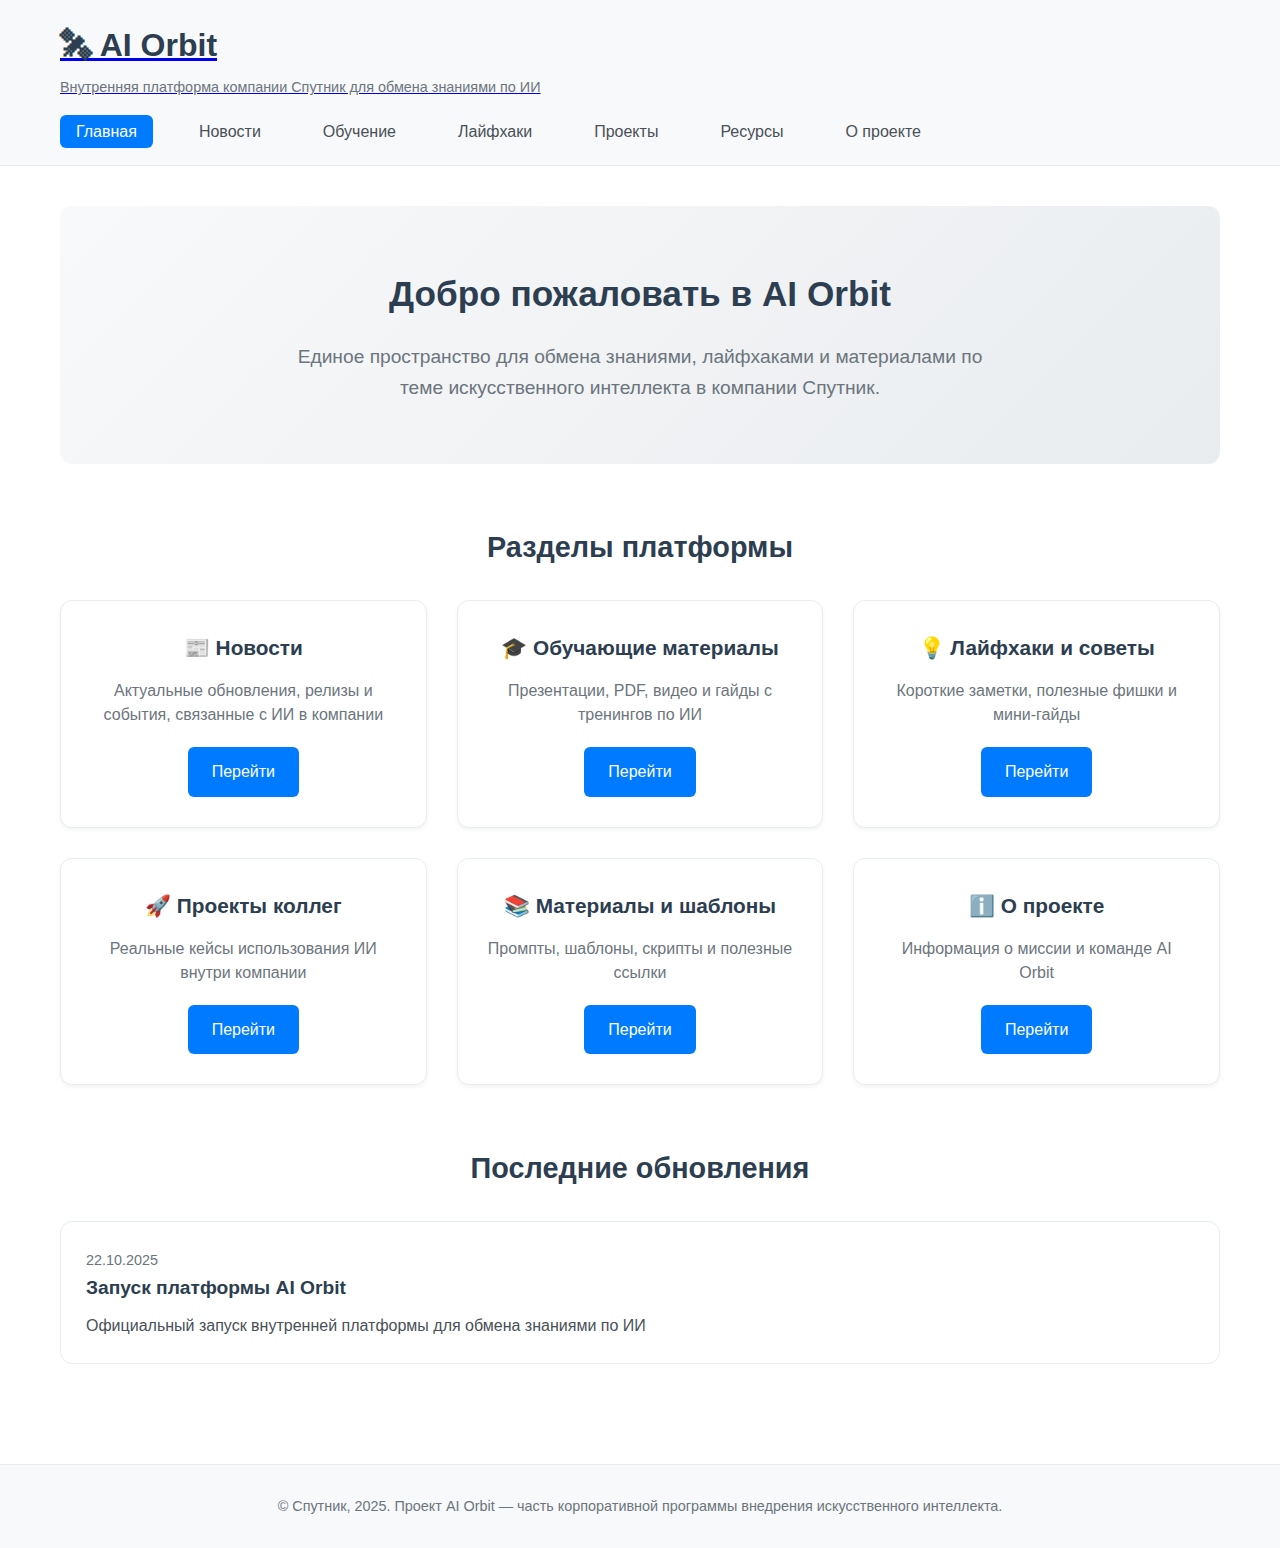
<file: index.html>
<!DOCTYPE html>
<html lang="ru">
<head>
    <meta charset="UTF-8">
    <meta name="viewport" content="width=device-width, initial-scale=1.0">
    <title>AI Orbit - Внутренняя платформа ИИ</title>
    <link rel="stylesheet" href="styles/main.css">
</head>
<body>
    <header class="header">
        <div class="container">
            <div class="logo">
                <a href="index.html" class="logo-link">
                    <h1>🛰 AI Orbit</h1>
                    <p class="tagline">Внутренняя платформа компании Спутник для обмена знаниями по ИИ</p>
                </a>
            </div>
            <nav class="navigation">
                <ul>
                    <li><a href="index.html" class="active">Главная</a></li>
                    <li><a href="news/index.html">Новости</a></li>
                    <li><a href="training/index.html">Обучение</a></li>
                    <li><a href="hacks/index.html">Лайфхаки</a></li>
                    <li><a href="projects/index.html">Проекты</a></li>
                    <li><a href="resources/index.html">Ресурсы</a></li>
                    <li><a href="about/index.html">О проекте</a></li>
                </ul>
            </nav>
        </div>
    </header>

    <main class="main">
        <div class="container">
            <section class="hero">
                <h2>Добро пожаловать в AI Orbit</h2>
                <p>Единое пространство для обмена знаниями, лайфхаками и материалами по теме искусственного интеллекта в компании Спутник.</p>
            </section>

            <section class="sections-overview">
                <h3>Разделы платформы</h3>
                <div class="sections-grid">
                    <div class="section-card">
                        <h4>📰 Новости</h4>
                        <p>Актуальные обновления, релизы и события, связанные с ИИ в компании</p>
                        <a href="news/index.html" class="btn">Перейти</a>
                    </div>
                    <div class="section-card">
                        <h4>🎓 Обучающие материалы</h4>
                        <p>Презентации, PDF, видео и гайды с тренингов по ИИ</p>
                        <a href="training/index.html" class="btn">Перейти</a>
                    </div>
                    <div class="section-card">
                        <h4>💡 Лайфхаки и советы</h4>
                        <p>Короткие заметки, полезные фишки и мини-гайды</p>
                        <a href="hacks/index.html" class="btn">Перейти</a>
                    </div>
                    <div class="section-card">
                        <h4>🚀 Проекты коллег</h4>
                        <p>Реальные кейсы использования ИИ внутри компании</p>
                        <a href="projects/index.html" class="btn">Перейти</a>
                    </div>
                    <div class="section-card">
                        <h4>📚 Материалы и шаблоны</h4>
                        <p>Промпты, шаблоны, скрипты и полезные ссылки</p>
                        <a href="resources/index.html" class="btn">Перейти</a>
                    </div>
                    <div class="section-card">
                        <h4>ℹ️ О проекте</h4>
                        <p>Информация о миссии и команде AI Orbit</p>
                        <a href="about/index.html" class="btn">Перейти</a>
                    </div>
                </div>
            </section>

            <section class="recent-updates">
                <h3>Последние обновления</h3>
                <div class="updates-list">
                    <div class="update-item">
                        <span class="date">22.10.2025</span>
                        <h4>Запуск платформы AI Orbit</h4>
                        <p>Официальный запуск внутренней платформы для обмена знаниями по ИИ</p>
                    </div>
                </div>
            </section>
        </div>
    </main>

    <footer class="footer">
        <div class="container">
            <p>&copy; Спутник, 2025. Проект AI Orbit — часть корпоративной программы внедрения искусственного интеллекта.</p>
        </div>
    </footer>
</body>
</html>
</file>
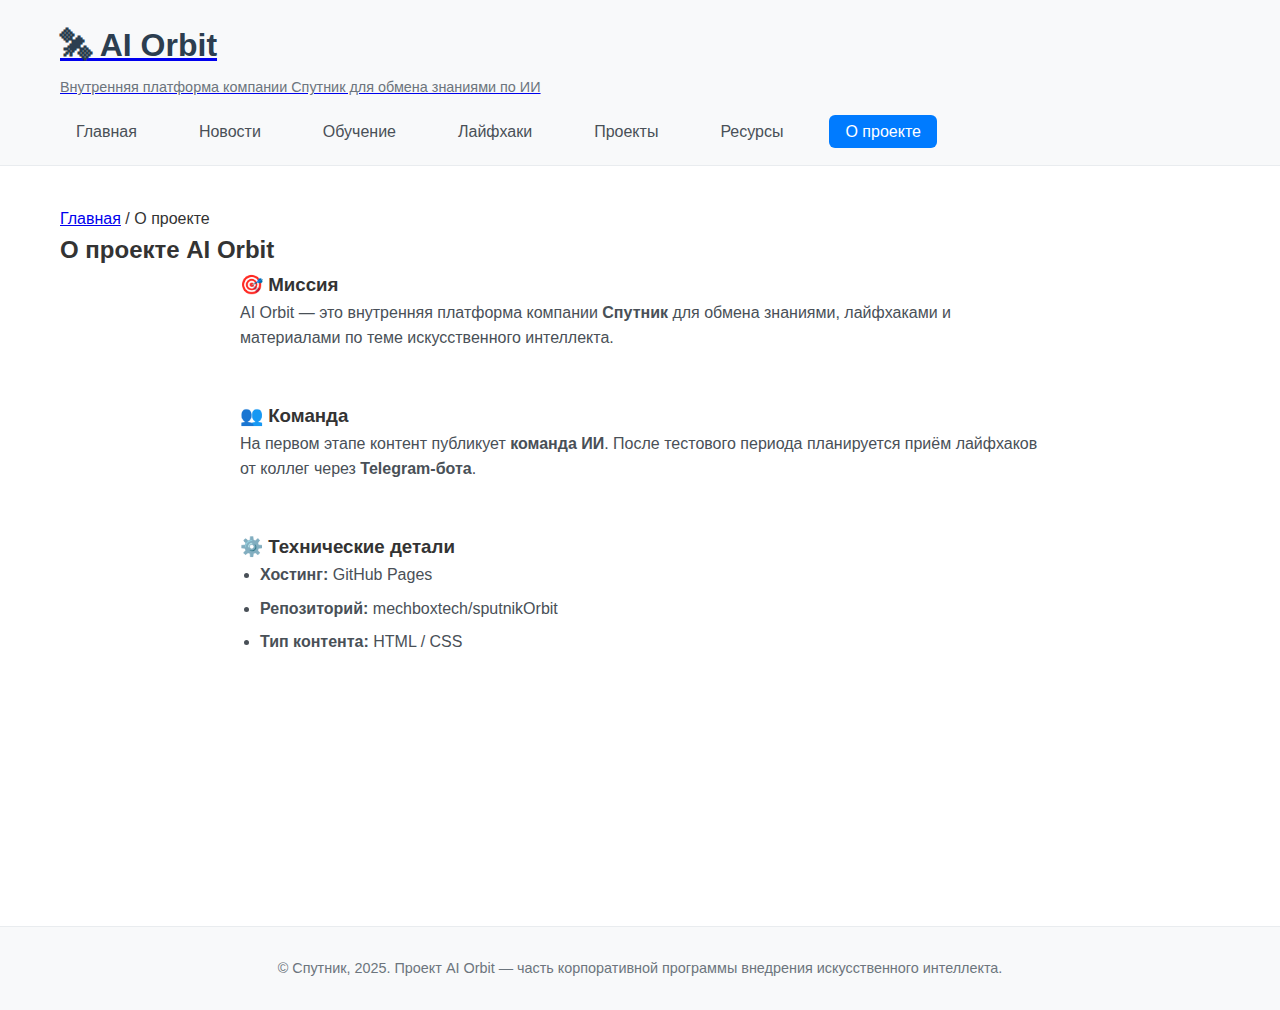
<file: about/index.html>
<!DOCTYPE html>
<html lang="ru">
<head>
    <meta charset="UTF-8">
    <meta name="viewport" content="width=device-width, initial-scale=1.0">
    <title>О проекте - AI Orbit</title>
    <link rel="stylesheet" href="../styles/main.css">
</head>
<body>
    <header class="header">
        <div class="container">
            <div class="logo">
                <a href="../index.html" class="logo-link">
                    <h1>🛰 AI Orbit</h1>
                    <p class="tagline">Внутренняя платформа компании Спутник для обмена знаниями по ИИ</p>
                </a>
            </div>
            <nav class="navigation">
                <ul>
                    <li><a href="../index.html">Главная</a></li>
                    <li><a href="../news/index.html">Новости</a></li>
                    <li><a href="../training/index.html">Обучение</a></li>
                    <li><a href="../hacks/index.html">Лайфхаки</a></li>
                    <li><a href="../projects/index.html">Проекты</a></li>
                    <li><a href="../resources/index.html">Ресурсы</a></li>
                    <li><a href="index.html" class="active">О проекте</a></li>
                </ul>
            </nav>
        </div>
    </header>

    <main class="main">
        <div class="container">
            <nav class="breadcrumbs">
                <a href="../index.html">Главная</a> / <span class="active">О проекте</span>
            </nav>
            
            <h2>О проекте AI Orbit</h2>
            
            <div class="about-content">
                <section class="about-section">
                    <h3>🎯 Миссия</h3>
                    <p>AI Orbit — это внутренняя платформа компании <strong>Спутник</strong> для обмена знаниями, лайфхаками и материалами по теме искусственного интеллекта.</p>
                </section>

                <section class="about-section">
                    <h3>👥 Команда</h3>
                    <p>На первом этапе контент публикует <strong>команда ИИ</strong>. После тестового периода планируется приём лайфхаков от коллег через <strong>Telegram-бота</strong>.</p>
                </section>

                <section class="about-section">
                    <h3>⚙️ Технические детали</h3>
                    <ul>
                        <li><strong>Хостинг:</strong> GitHub Pages</li>
                        <li><strong>Репозиторий:</strong> mechboxtech/sputnikOrbit</li>
                        <li><strong>Тип контента:</strong> HTML / CSS</li>
                    </ul>
                </section>
            </div>
        </div>
    </main>

    <footer class="footer">
        <div class="container">
            <p>&copy; Спутник, 2025. Проект AI Orbit — часть корпоративной программы внедрения искусственного интеллекта.</p>
        </div>
    </footer>
</body>
</html>
</file>
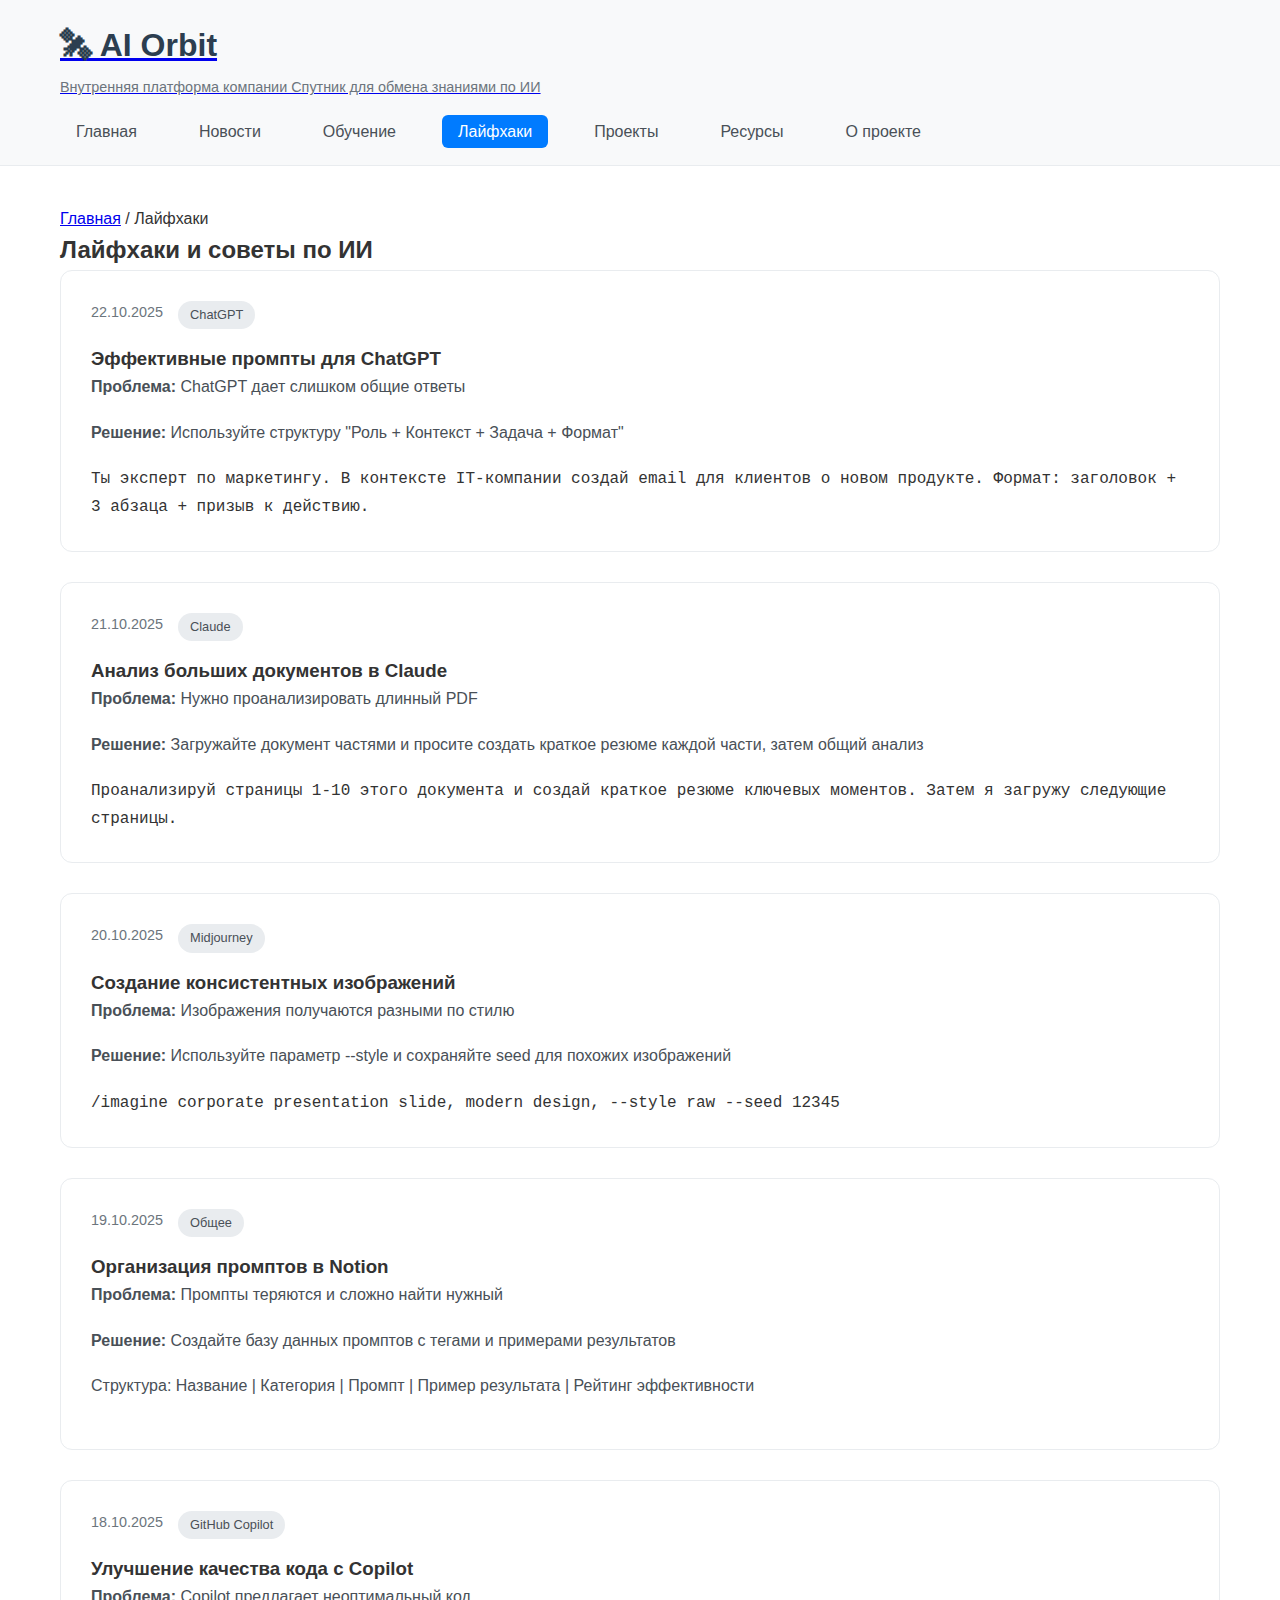
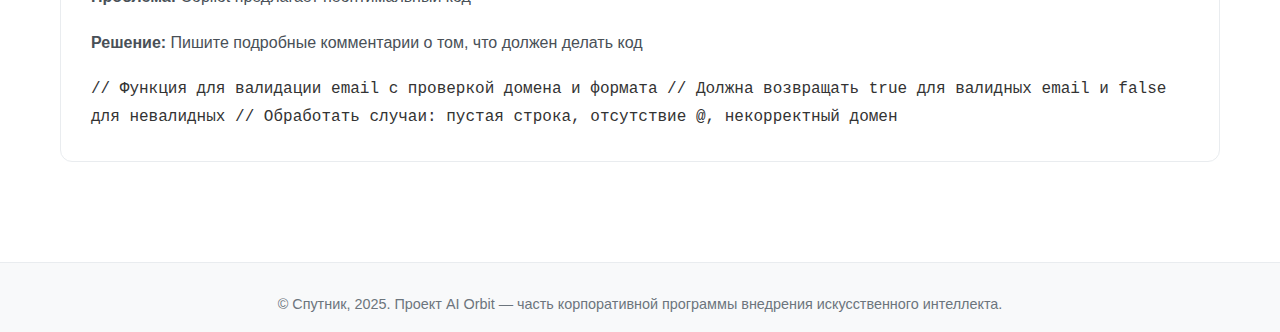
<file: hacks/index.html>
<!DOCTYPE html>
<html lang="ru">
<head>
    <meta charset="UTF-8">
    <meta name="viewport" content="width=device-width, initial-scale=1.0">
    <title>Лайфхаки - AI Orbit</title>
    <link rel="stylesheet" href="../styles/main.css">
</head>
<body>
    <header class="header">
        <div class="container">
            <div class="logo">
                <a href="../index.html" class="logo-link">
                    <h1>🛰 AI Orbit</h1>
                    <p class="tagline">Внутренняя платформа компании Спутник для обмена знаниями по ИИ</p>
                </a>
            </div>
            <nav class="navigation">
                <ul>
                    <li><a href="../index.html">Главная</a></li>
                    <li><a href="../news/index.html">Новости</a></li>
                    <li><a href="../training/index.html">Обучение</a></li>
                    <li><a href="index.html" class="active">Лайфхаки</a></li>
                    <li><a href="../projects/index.html">Проекты</a></li>
                    <li><a href="../resources/index.html">Ресурсы</a></li>
                    <li><a href="../about/index.html">О проекте</a></li>
                </ul>
            </nav>
        </div>
    </header>

    <main class="main">
        <div class="container">
            <nav class="breadcrumbs">
                <a href="../index.html">Главная</a> / <span class="active">Лайфхаки</span>
            </nav>
            
            <h2>Лайфхаки и советы по ИИ</h2>
            
            <div class="hacks-list">
                <article class="hack-item">
                    <div class="hack-meta">
                        <span class="date">22.10.2025</span>
                        <span class="category">ChatGPT</span>
                    </div>
                    <h3>Эффективные промпты для ChatGPT</h3>
                    <p><strong>Проблема:</strong> ChatGPT дает слишком общие ответы</p>
                    <p><strong>Решение:</strong> Используйте структуру "Роль + Контекст + Задача + Формат"</p>
                    <div class="hack-example">
                        <code>Ты эксперт по маркетингу. В контексте IT-компании создай email для клиентов о новом продукте. Формат: заголовок + 3 абзаца + призыв к действию.</code>
                    </div>
                </article>

                <article class="hack-item">
                    <div class="hack-meta">
                        <span class="date">21.10.2025</span>
                        <span class="category">Claude</span>
                    </div>
                    <h3>Анализ больших документов в Claude</h3>
                    <p><strong>Проблема:</strong> Нужно проанализировать длинный PDF</p>
                    <p><strong>Решение:</strong> Загружайте документ частями и просите создать краткое резюме каждой части, затем общий анализ</p>
                    <div class="hack-example">
                        <code>Проанализируй страницы 1-10 этого документа и создай краткое резюме ключевых моментов. Затем я загружу следующие страницы.</code>
                    </div>
                </article>

                <article class="hack-item">
                    <div class="hack-meta">
                        <span class="date">20.10.2025</span>
                        <span class="category">Midjourney</span>
                    </div>
                    <h3>Создание консистентных изображений</h3>
                    <p><strong>Проблема:</strong> Изображения получаются разными по стилю</p>
                    <p><strong>Решение:</strong> Используйте параметр --style и сохраняйте seed для похожих изображений</p>
                    <div class="hack-example">
                        <code>/imagine corporate presentation slide, modern design, --style raw --seed 12345</code>
                    </div>
                </article>

                <article class="hack-item">
                    <div class="hack-meta">
                        <span class="date">19.10.2025</span>
                        <span class="category">Общее</span>
                    </div>
                    <h3>Организация промптов в Notion</h3>
                    <p><strong>Проблема:</strong> Промпты теряются и сложно найти нужный</p>
                    <p><strong>Решение:</strong> Создайте базу данных промптов с тегами и примерами результатов</p>
                    <div class="hack-example">
                        <p>Структура: Название | Категория | Промпт | Пример результата | Рейтинг эффективности</p>
                    </div>
                </article>

                <article class="hack-item">
                    <div class="hack-meta">
                        <span class="date">18.10.2025</span>
                        <span class="category">GitHub Copilot</span>
                    </div>
                    <h3>Улучшение качества кода с Copilot</h3>
                    <p><strong>Проблема:</strong> Copilot предлагает неоптимальный код</p>
                    <p><strong>Решение:</strong> Пишите подробные комментарии о том, что должен делать код</p>
                    <div class="hack-example">
                        <code>// Функция для валидации email с проверкой домена и формата
                        // Должна возвращать true для валидных email и false для невалидных
                        // Обработать случаи: пустая строка, отсутствие @, некорректный домен</code>
                    </div>
                </article>
            </div>
        </div>
    </main>

    <footer class="footer">
        <div class="container">
            <p>&copy; Спутник, 2025. Проект AI Orbit — часть корпоративной программы внедрения искусственного интеллекта.</p>
        </div>
    </footer>
</body>
</html>
</file>
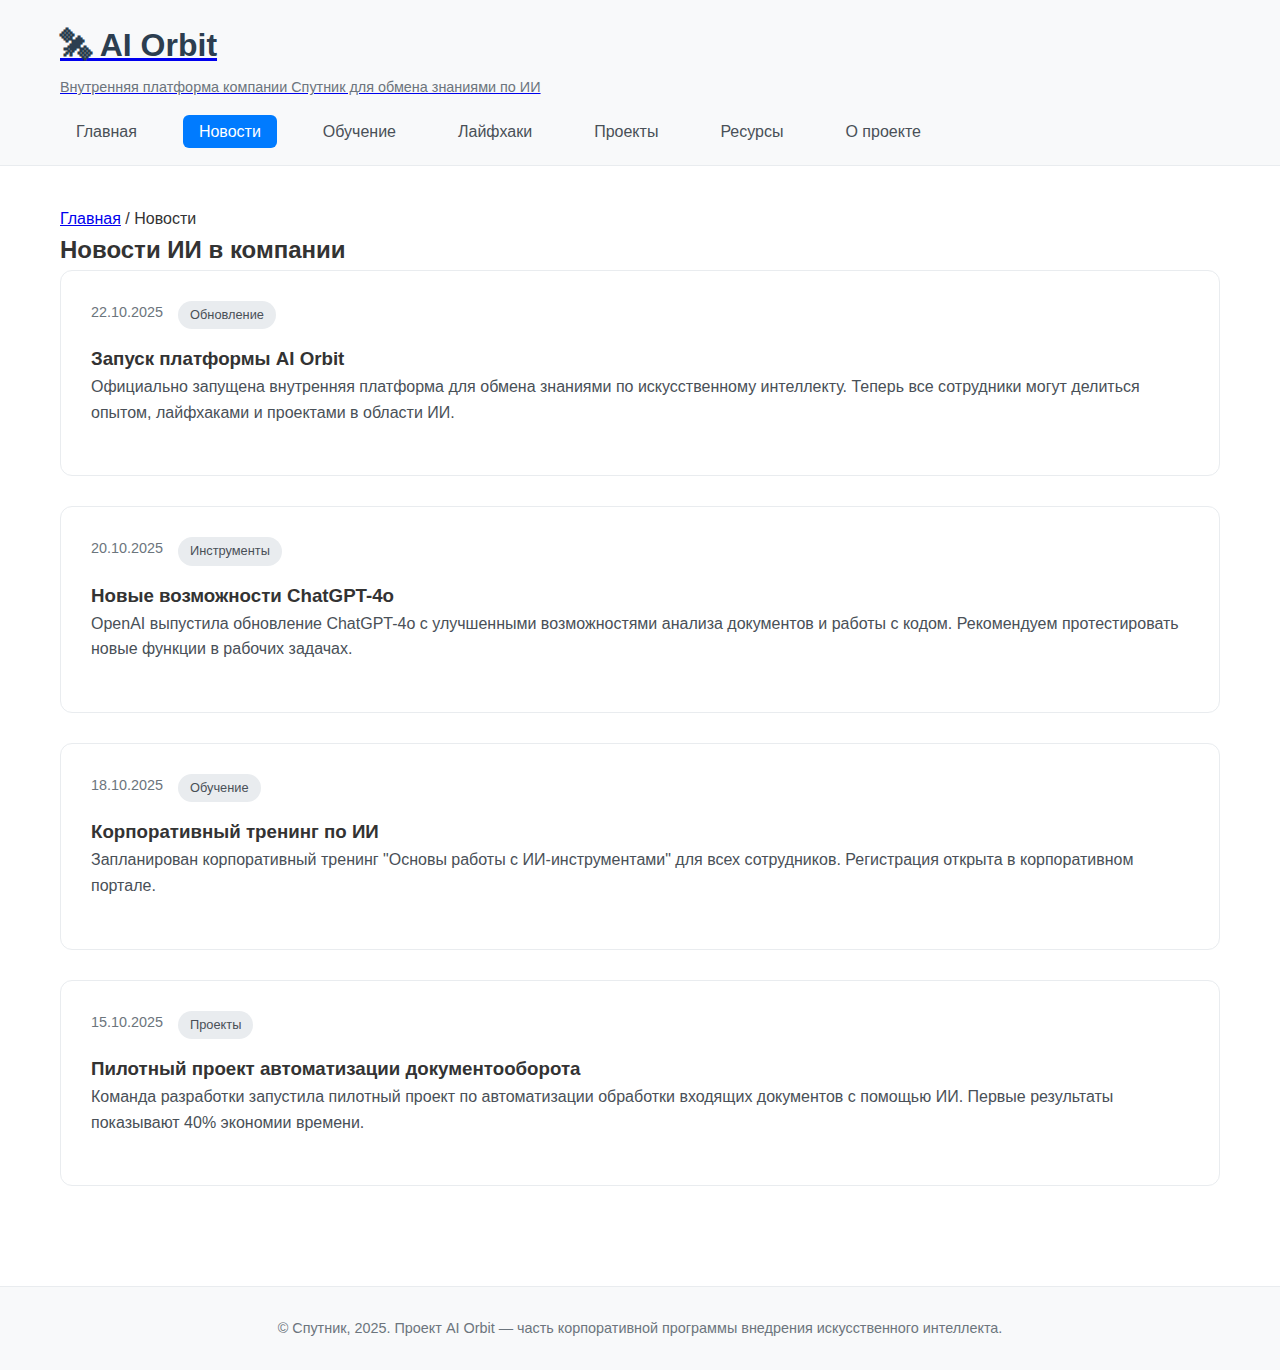
<file: news/index.html>
<!DOCTYPE html>
<html lang="ru">
<head>
    <meta charset="UTF-8">
    <meta name="viewport" content="width=device-width, initial-scale=1.0">
    <title>Новости - AI Orbit</title>
    <link rel="stylesheet" href="../styles/main.css">
</head>
<body>
    <header class="header">
        <div class="container">
            <div class="logo">
                <a href="../index.html" class="logo-link">
                    <h1>🛰 AI Orbit</h1>
                    <p class="tagline">Внутренняя платформа компании Спутник для обмена знаниями по ИИ</p>
                </a>
            </div>
            <nav class="navigation">
                <ul>
                    <li><a href="../index.html">Главная</a></li>
                    <li><a href="index.html" class="active">Новости</a></li>
                    <li><a href="../training/index.html">Обучение</a></li>
                    <li><a href="../hacks/index.html">Лайфхаки</a></li>
                    <li><a href="../projects/index.html">Проекты</a></li>
                    <li><a href="../resources/index.html">Ресурсы</a></li>
                    <li><a href="../about/index.html">О проекте</a></li>
                </ul>
            </nav>
        </div>
    </header>

    <main class="main">
        <div class="container">
            <nav class="breadcrumbs">
                <a href="../index.html">Главная</a> / <span class="active">Новости</span>
            </nav>
            
            <h2>Новости ИИ в компании</h2>
            
            <div class="news-list">
                <article class="news-item">
                    <div class="news-meta">
                        <span class="date">22.10.2025</span>
                        <span class="category">Обновление</span>
                    </div>
                    <h3>Запуск платформы AI Orbit</h3>
                    <p>Официально запущена внутренняя платформа для обмена знаниями по искусственному интеллекту. Теперь все сотрудники могут делиться опытом, лайфхаками и проектами в области ИИ.</p>
                </article>

                <article class="news-item">
                    <div class="news-meta">
                        <span class="date">20.10.2025</span>
                        <span class="category">Инструменты</span>
                    </div>
                    <h3>Новые возможности ChatGPT-4o</h3>
                    <p>OpenAI выпустила обновление ChatGPT-4o с улучшенными возможностями анализа документов и работы с кодом. Рекомендуем протестировать новые функции в рабочих задачах.</p>
                </article>

                <article class="news-item">
                    <div class="news-meta">
                        <span class="date">18.10.2025</span>
                        <span class="category">Обучение</span>
                    </div>
                    <h3>Корпоративный тренинг по ИИ</h3>
                    <p>Запланирован корпоративный тренинг "Основы работы с ИИ-инструментами" для всех сотрудников. Регистрация открыта в корпоративном портале.</p>
                </article>

                <article class="news-item">
                    <div class="news-meta">
                        <span class="date">15.10.2025</span>
                        <span class="category">Проекты</span>
                    </div>
                    <h3>Пилотный проект автоматизации документооборота</h3>
                    <p>Команда разработки запустила пилотный проект по автоматизации обработки входящих документов с помощью ИИ. Первые результаты показывают 40% экономии времени.</p>
                </article>
            </div>
        </div>
    </main>

    <footer class="footer">
        <div class="container">
            <p>&copy; Спутник, 2025. Проект AI Orbit — часть корпоративной программы внедрения искусственного интеллекта.</p>
        </div>
    </footer>
</body>
</html>
</file>
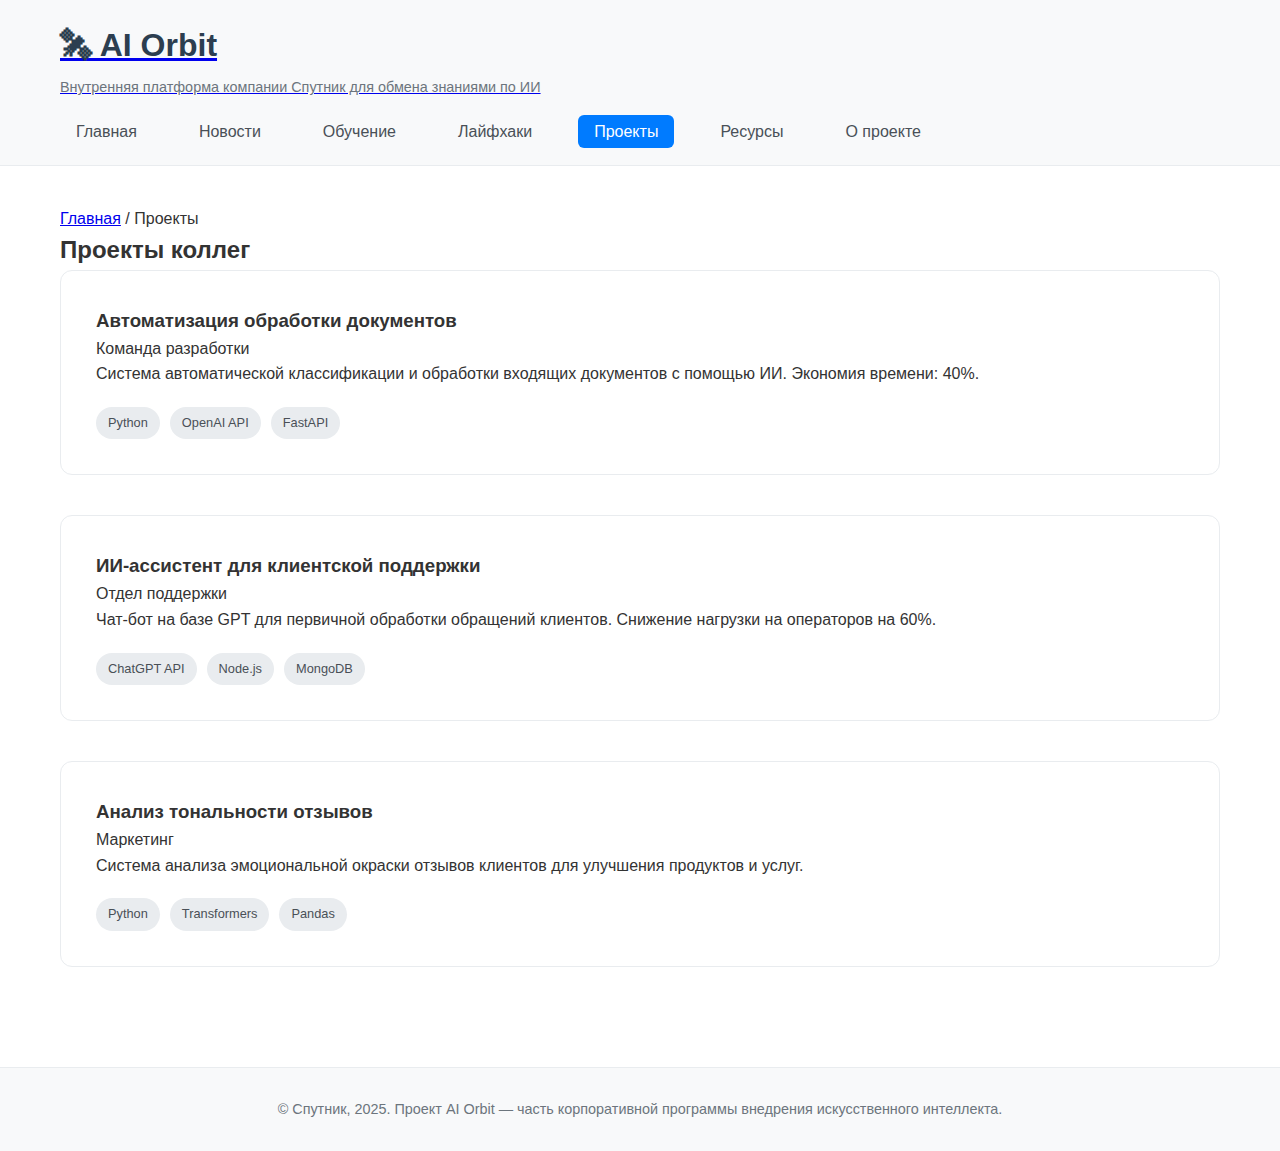
<file: projects/index.html>
<!DOCTYPE html>
<html lang="ru">
<head>
    <meta charset="UTF-8">
    <meta name="viewport" content="width=device-width, initial-scale=1.0">
    <title>Проекты - AI Orbit</title>
    <link rel="stylesheet" href="../styles/main.css">
</head>
<body>
    <header class="header">
        <div class="container">
            <div class="logo">
                <a href="../index.html" class="logo-link">
                    <h1>🛰 AI Orbit</h1>
                    <p class="tagline">Внутренняя платформа компании Спутник для обмена знаниями по ИИ</p>
                </a>
            </div>
            <nav class="navigation">
                <ul>
                    <li><a href="../index.html">Главная</a></li>
                    <li><a href="../news/index.html">Новости</a></li>
                    <li><a href="../training/index.html">Обучение</a></li>
                    <li><a href="../hacks/index.html">Лайфхаки</a></li>
                    <li><a href="index.html" class="active">Проекты</a></li>
                    <li><a href="../resources/index.html">Ресурсы</a></li>
                    <li><a href="../about/index.html">О проекте</a></li>
                </ul>
            </nav>
        </div>
    </header>

    <main class="main">
        <div class="container">
            <nav class="breadcrumbs">
                <a href="../index.html">Главная</a> / <span class="active">Проекты</span>
            </nav>
            
            <h2>Проекты коллег</h2>
            
            <div class="projects-list">
                <article class="project-item">
                    <h3>Автоматизация обработки документов</h3>
                    <p class="project-author">Команда разработки</p>
                    <p>Система автоматической классификации и обработки входящих документов с помощью ИИ. Экономия времени: 40%.</p>
                    <div class="project-tech">
                        <span class="tech-tag">Python</span>
                        <span class="tech-tag">OpenAI API</span>
                        <span class="tech-tag">FastAPI</span>
                    </div>
                </article>

                <article class="project-item">
                    <h3>ИИ-ассистент для клиентской поддержки</h3>
                    <p class="project-author">Отдел поддержки</p>
                    <p>Чат-бот на базе GPT для первичной обработки обращений клиентов. Снижение нагрузки на операторов на 60%.</p>
                    <div class="project-tech">
                        <span class="tech-tag">ChatGPT API</span>
                        <span class="tech-tag">Node.js</span>
                        <span class="tech-tag">MongoDB</span>
                    </div>
                </article>

                <article class="project-item">
                    <h3>Анализ тональности отзывов</h3>
                    <p class="project-author">Маркетинг</p>
                    <p>Система анализа эмоциональной окраски отзывов клиентов для улучшения продуктов и услуг.</p>
                    <div class="project-tech">
                        <span class="tech-tag">Python</span>
                        <span class="tech-tag">Transformers</span>
                        <span class="tech-tag">Pandas</span>
                    </div>
                </article>
            </div>
        </div>
    </main>

    <footer class="footer">
        <div class="container">
            <p>&copy; Спутник, 2025. Проект AI Orbit — часть корпоративной программы внедрения искусственного интеллекта.</p>
        </div>
    </footer>
</body>
</html>
</file>
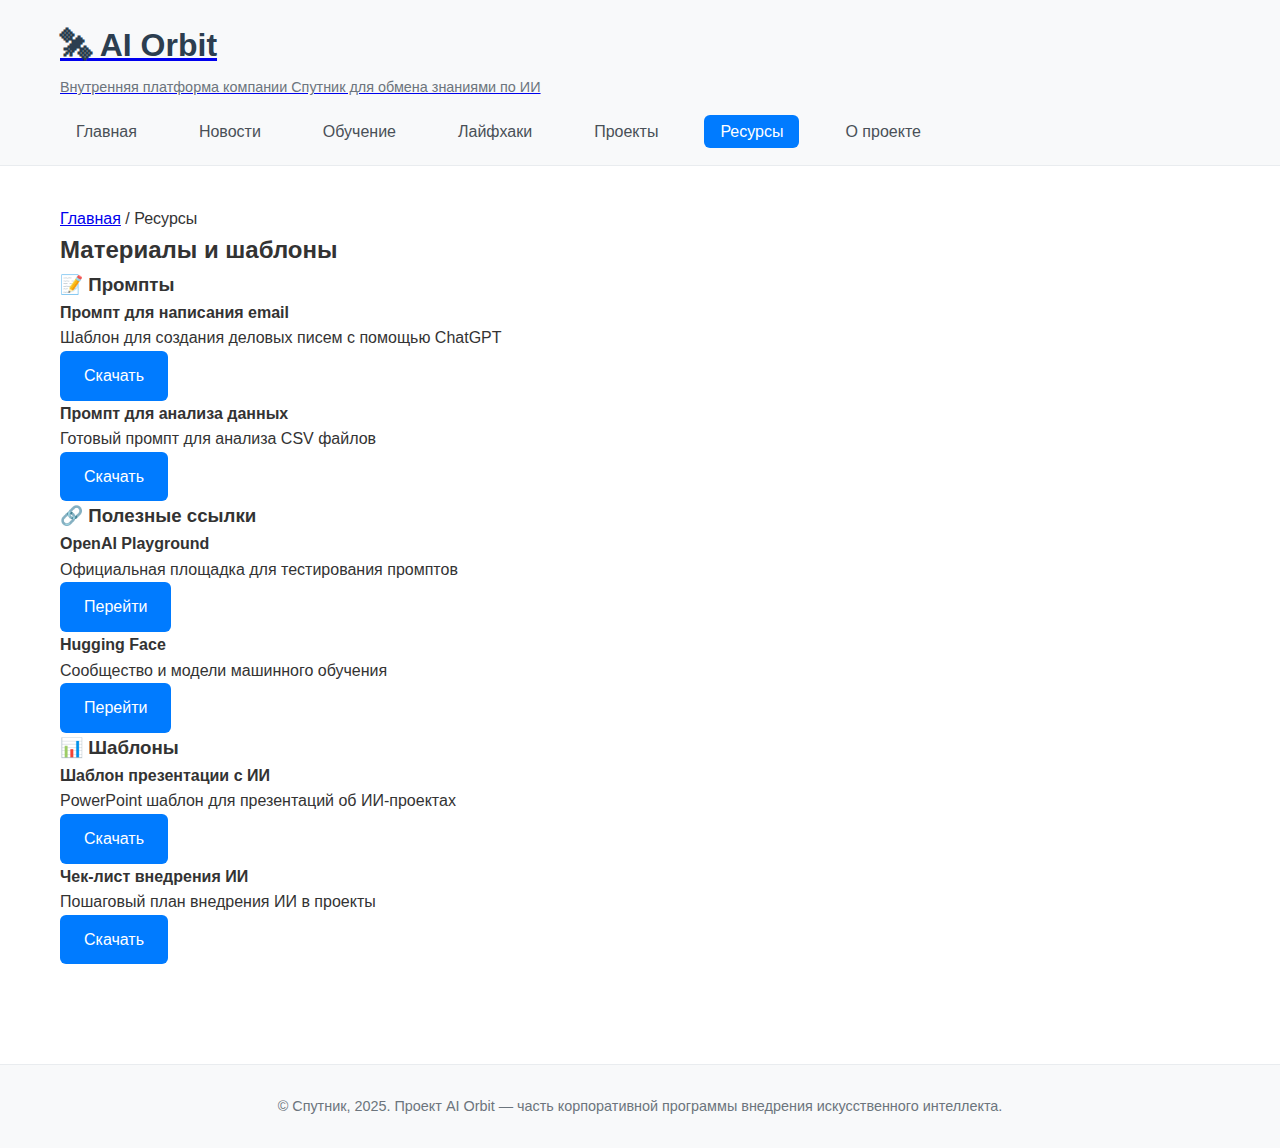
<file: resources/index.html>
<!DOCTYPE html>
<html lang="ru">
<head>
    <meta charset="UTF-8">
    <meta name="viewport" content="width=device-width, initial-scale=1.0">
    <title>Ресурсы - AI Orbit</title>
    <link rel="stylesheet" href="../styles/main.css">
</head>
<body>
    <header class="header">
        <div class="container">
            <div class="logo">
                <a href="../index.html" class="logo-link">
                    <h1>🛰 AI Orbit</h1>
                    <p class="tagline">Внутренняя платформа компании Спутник для обмена знаниями по ИИ</p>
                </a>
            </div>
            <nav class="navigation">
                <ul>
                    <li><a href="../index.html">Главная</a></li>
                    <li><a href="../news/index.html">Новости</a></li>
                    <li><a href="../training/index.html">Обучение</a></li>
                    <li><a href="../hacks/index.html">Лайфхаки</a></li>
                    <li><a href="../projects/index.html">Проекты</a></li>
                    <li><a href="index.html" class="active">Ресурсы</a></li>
                    <li><a href="../about/index.html">О проекте</a></li>
                </ul>
            </nav>
        </div>
    </header>

    <main class="main">
        <div class="container">
            <nav class="breadcrumbs">
                <a href="../index.html">Главная</a> / <span class="active">Ресурсы</span>
            </nav>
            
            <h2>Материалы и шаблоны</h2>
            
            <div class="resources-list">
                <section class="resource-category">
                    <h3>📝 Промпты</h3>
                    <div class="resource-items">
                        <div class="resource-item">
                            <h4>Промпт для написания email</h4>
                            <p>Шаблон для создания деловых писем с помощью ChatGPT</p>
                            <a href="#" class="btn btn-small">Скачать</a>
                        </div>
                        <div class="resource-item">
                            <h4>Промпт для анализа данных</h4>
                            <p>Готовый промпт для анализа CSV файлов</p>
                            <a href="#" class="btn btn-small">Скачать</a>
                        </div>
                    </div>
                </section>

                <section class="resource-category">
                    <h3>🔗 Полезные ссылки</h3>
                    <div class="resource-items">
                        <div class="resource-item">
                            <h4>OpenAI Playground</h4>
                            <p>Официальная площадка для тестирования промптов</p>
                            <a href="https://platform.openai.com/playground" class="btn btn-small" target="_blank">Перейти</a>
                        </div>
                        <div class="resource-item">
                            <h4>Hugging Face</h4>
                            <p>Сообщество и модели машинного обучения</p>
                            <a href="https://huggingface.co" class="btn btn-small" target="_blank">Перейти</a>
                        </div>
                    </div>
                </section>

                <section class="resource-category">
                    <h3>📊 Шаблоны</h3>
                    <div class="resource-items">
                        <div class="resource-item">
                            <h4>Шаблон презентации с ИИ</h4>
                            <p>PowerPoint шаблон для презентаций об ИИ-проектах</p>
                            <a href="#" class="btn btn-small">Скачать</a>
                        </div>
                        <div class="resource-item">
                            <h4>Чек-лист внедрения ИИ</h4>
                            <p>Пошаговый план внедрения ИИ в проекты</p>
                            <a href="#" class="btn btn-small">Скачать</a>
                        </div>
                    </div>
                </section>
            </div>
        </div>
    </main>

    <footer class="footer">
        <div class="container">
            <p>&copy; Спутник, 2025. Проект AI Orbit — часть корпоративной программы внедрения искусственного интеллекта.</p>
        </div>
    </footer>
</body>
</html>
</file>
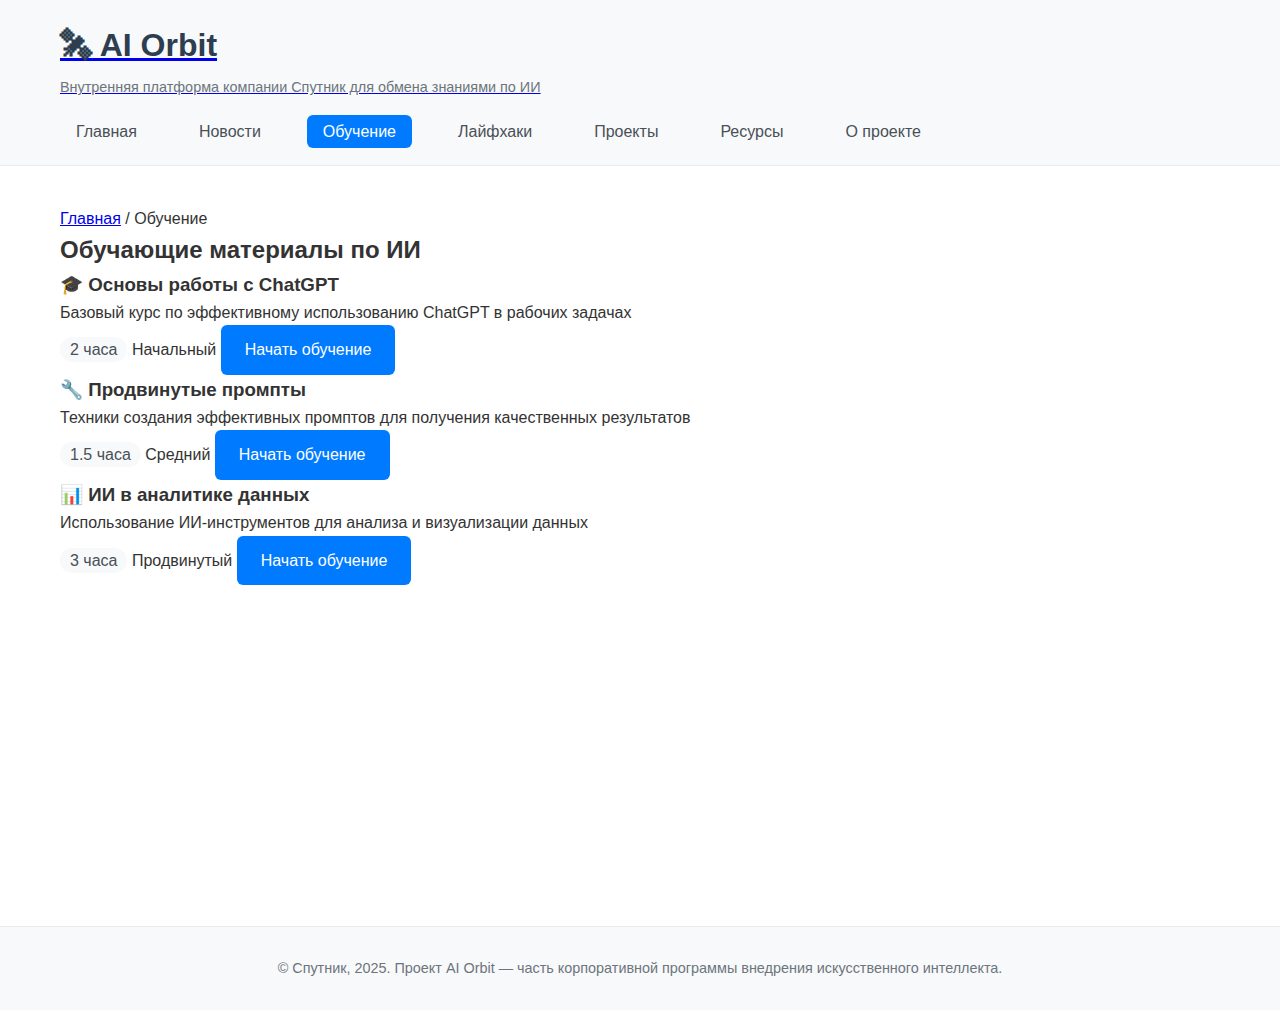
<file: training/index.html>
<!DOCTYPE html>
<html lang="ru">
<head>
    <meta charset="UTF-8">
    <meta name="viewport" content="width=device-width, initial-scale=1.0">
    <title>Обучение - AI Orbit</title>
    <link rel="stylesheet" href="../styles/main.css">
</head>
<body>
    <header class="header">
        <div class="container">
            <div class="logo">
                <a href="../index.html" class="logo-link">
                    <h1>🛰 AI Orbit</h1>
                    <p class="tagline">Внутренняя платформа компании Спутник для обмена знаниями по ИИ</p>
                </a>
            </div>
            <nav class="navigation">
                <ul>
                    <li><a href="../index.html">Главная</a></li>
                    <li><a href="../news/index.html">Новости</a></li>
                    <li><a href="index.html" class="active">Обучение</a></li>
                    <li><a href="../hacks/index.html">Лайфхаки</a></li>
                    <li><a href="../projects/index.html">Проекты</a></li>
                    <li><a href="../resources/index.html">Ресурсы</a></li>
                    <li><a href="../about/index.html">О проекте</a></li>
                </ul>
            </nav>
        </div>
    </header>

    <main class="main">
        <div class="container">
            <nav class="breadcrumbs">
                <a href="../index.html">Главная</a> / <span class="active">Обучение</span>
            </nav>
            
            <h2>Обучающие материалы по ИИ</h2>
            
            <div class="training-list">
                <article class="training-item">
                    <h3>🎓 Основы работы с ChatGPT</h3>
                    <p>Базовый курс по эффективному использованию ChatGPT в рабочих задачах</p>
                    <div class="training-meta">
                        <span class="duration">2 часа</span>
                        <span class="level">Начальный</span>
                        <a href="#" class="btn">Начать обучение</a>
                    </div>
                </article>

                <article class="training-item">
                    <h3>🔧 Продвинутые промпты</h3>
                    <p>Техники создания эффективных промптов для получения качественных результатов</p>
                    <div class="training-meta">
                        <span class="duration">1.5 часа</span>
                        <span class="level">Средний</span>
                        <a href="#" class="btn">Начать обучение</a>
                    </div>
                </article>

                <article class="training-item">
                    <h3>📊 ИИ в аналитике данных</h3>
                    <p>Использование ИИ-инструментов для анализа и визуализации данных</p>
                    <div class="training-meta">
                        <span class="duration">3 часа</span>
                        <span class="level">Продвинутый</span>
                        <a href="#" class="btn">Начать обучение</a>
                    </div>
                </article>
            </div>
        </div>
    </main>

    <footer class="footer">
        <div class="container">
            <p>&copy; Спутник, 2025. Проект AI Orbit — часть корпоративной программы внедрения искусственного интеллекта.</p>
        </div>
    </footer>
</body>
</html>
</file>
<file: styles/main.css>
/* AI Orbit - Основные стили */
/* Минималистичный дизайн с акцентом на читаемость */

/* Сброс стилей и базовые настройки */
* {
    margin: 0;
    padding: 0;
    box-sizing: border-box;
}

body {
    font-family: -apple-system, BlinkMacSystemFont, 'Segoe UI', Roboto, Oxygen, Ubuntu, Cantarell, sans-serif;
    line-height: 1.6;
    color: #333;
    background-color: #fff;
    font-size: 16px;
}

/* Контейнер */
.container {
    max-width: 1200px;
    margin: 0 auto;
    padding: 0 20px;
}

/* Заголовок */
.header {
    background-color: #f8f9fa;
    border-bottom: 1px solid #e9ecef;
    padding: 20px 0;
    position: sticky;
    top: 0;
    z-index: 100;
}

.logo h1 {
    font-size: 2rem;
    font-weight: 700;
    color: #2c3e50;
    margin-bottom: 5px;
}

.tagline {
    color: #6c757d;
    font-size: 0.9rem;
    font-weight: 400;
}

/* Навигация */
.navigation {
    margin-top: 20px;
}

.navigation ul {
    list-style: none;
    display: flex;
    flex-wrap: wrap;
    gap: 30px;
}

.navigation a {
    text-decoration: none;
    color: #495057;
    font-weight: 500;
    padding: 8px 16px;
    border-radius: 6px;
    transition: all 0.2s ease;
}

.navigation a:hover {
    background-color: #e9ecef;
    color: #2c3e50;
}

.navigation a.active {
    background-color: #007bff;
    color: white;
}

/* Основной контент */
.main {
    padding: 40px 0;
    min-height: calc(100vh - 200px);
}

.page-header {
    margin-bottom: 40px;
    text-align: center;
}

.page-header h1 {
    font-size: 2.5rem;
    font-weight: 700;
    color: #2c3e50;
    margin-bottom: 10px;
}

.page-header p {
    font-size: 1.1rem;
    color: #6c757d;
    max-width: 600px;
    margin: 0 auto;
}

/* Главная страница */
.hero {
    text-align: center;
    margin-bottom: 60px;
    padding: 60px 0;
    background: linear-gradient(135deg, #f8f9fa 0%, #e9ecef 100%);
    border-radius: 12px;
}

.hero h2 {
    font-size: 2.2rem;
    font-weight: 700;
    color: #2c3e50;
    margin-bottom: 20px;
}

.hero p {
    font-size: 1.2rem;
    color: #6c757d;
    max-width: 700px;
    margin: 0 auto;
}

.sections-overview h3 {
    font-size: 1.8rem;
    font-weight: 600;
    color: #2c3e50;
    margin-bottom: 30px;
    text-align: center;
}

.sections-grid {
    display: grid;
    grid-template-columns: repeat(auto-fit, minmax(350px, 1fr));
    gap: 30px;
    margin-bottom: 60px;
}

.section-card {
    background: white;
    border: 1px solid #e9ecef;
    border-radius: 12px;
    padding: 30px;
    text-align: center;
    transition: all 0.3s ease;
    box-shadow: 0 2px 4px rgba(0,0,0,0.05);
}

.section-card:hover {
    transform: translateY(-5px);
    box-shadow: 0 8px 25px rgba(0,0,0,0.1);
    border-color: #007bff;
}

.section-card h4 {
    font-size: 1.3rem;
    font-weight: 600;
    color: #2c3e50;
    margin-bottom: 15px;
}

.section-card p {
    color: #6c757d;
    margin-bottom: 20px;
    line-height: 1.5;
}

/* Кнопки */
.btn {
    display: inline-block;
    background-color: #007bff;
    color: white;
    text-decoration: none;
    padding: 12px 24px;
    border-radius: 6px;
    font-weight: 500;
    transition: all 0.2s ease;
    border: none;
    cursor: pointer;
}

.btn:hover {
    background-color: #0056b3;
    transform: translateY(-1px);
}

.btn:active {
    transform: translateY(0);
}

/* Новости */
.news-list {
    display: flex;
    flex-direction: column;
    gap: 30px;
}

.news-item {
    background: white;
    border: 1px solid #e9ecef;
    border-radius: 12px;
    padding: 30px;
    transition: all 0.3s ease;
}

.news-item:hover {
    box-shadow: 0 4px 15px rgba(0,0,0,0.1);
    border-color: #007bff;
}

.news-meta {
    display: flex;
    gap: 15px;
    margin-bottom: 15px;
    font-size: 0.9rem;
}

.date {
    color: #6c757d;
    font-weight: 500;
}

.category {
    background-color: #e9ecef;
    color: #495057;
    padding: 4px 12px;
    border-radius: 20px;
    font-size: 0.8rem;
    font-weight: 500;
}

.news-item h2 {
    font-size: 1.5rem;
    font-weight: 600;
    color: #2c3e50;
    margin-bottom: 15px;
    line-height: 1.3;
}

.news-item p {
    color: #495057;
    margin-bottom: 20px;
    line-height: 1.6;
}

.news-tags {
    display: flex;
    gap: 8px;
    flex-wrap: wrap;
}

.tag {
    background-color: #f8f9fa;
    color: #495057;
    padding: 4px 10px;
    border-radius: 15px;
    font-size: 0.8rem;
    font-weight: 500;
}

/* Обучающие материалы */
.training-categories {
    display: flex;
    flex-direction: column;
    gap: 50px;
}

.category-section h2 {
    font-size: 1.8rem;
    font-weight: 600;
    color: #2c3e50;
    margin-bottom: 30px;
    padding-bottom: 10px;
    border-bottom: 2px solid #e9ecef;
}

.materials-grid {
    display: grid;
    grid-template-columns: repeat(auto-fit, minmax(300px, 1fr));
    gap: 25px;
}

.material-card {
    background: white;
    border: 1px solid #e9ecef;
    border-radius: 12px;
    padding: 25px;
    transition: all 0.3s ease;
}

.material-card:hover {
    box-shadow: 0 4px 15px rgba(0,0,0,0.1);
    border-color: #007bff;
}

.material-card h3 {
    font-size: 1.2rem;
    font-weight: 600;
    color: #2c3e50;
    margin-bottom: 10px;
}

.material-card p {
    color: #6c757d;
    margin-bottom: 15px;
    line-height: 1.5;
}

.material-meta {
    display: flex;
    gap: 15px;
    margin-bottom: 20px;
    font-size: 0.9rem;
}

.format, .duration {
    background-color: #f8f9fa;
    color: #495057;
    padding: 4px 10px;
    border-radius: 15px;
    font-weight: 500;
}

/* Лайфхаки */
.hacks-list {
    display: flex;
    flex-direction: column;
    gap: 30px;
}

.hack-item {
    background: white;
    border: 1px solid #e9ecef;
    border-radius: 12px;
    padding: 30px;
    transition: all 0.3s ease;
}

.hack-item:hover {
    box-shadow: 0 4px 15px rgba(0,0,0,0.1);
    border-color: #007bff;
}

.hack-meta {
    display: flex;
    gap: 15px;
    margin-bottom: 15px;
    font-size: 0.9rem;
}

.difficulty {
    padding: 4px 12px;
    border-radius: 20px;
    font-size: 0.8rem;
    font-weight: 500;
}

.difficulty.easy {
    background-color: #d4edda;
    color: #155724;
}

.difficulty.medium {
    background-color: #fff3cd;
    color: #856404;
}

.difficulty.hard {
    background-color: #f8d7da;
    color: #721c24;
}

.hack-item h2 {
    font-size: 1.5rem;
    font-weight: 600;
    color: #2c3e50;
    margin-bottom: 15px;
}

.hack-item p {
    color: #495057;
    margin-bottom: 20px;
    line-height: 1.6;
}

.hack-content {
    background-color: #f8f9fa;
    padding: 20px;
    border-radius: 8px;
    margin-bottom: 20px;
}

.hack-content ol, .hack-content ul {
    margin-left: 20px;
}

.hack-content li {
    margin-bottom: 8px;
    color: #495057;
}

.hack-content strong {
    color: #2c3e50;
    font-weight: 600;
}

.hack-tags {
    display: flex;
    gap: 8px;
    flex-wrap: wrap;
}

/* Проекты */
.projects-list {
    display: flex;
    flex-direction: column;
    gap: 40px;
}

.project-item {
    background: white;
    border: 1px solid #e9ecef;
    border-radius: 12px;
    padding: 35px;
    transition: all 0.3s ease;
}

.project-item:hover {
    box-shadow: 0 6px 20px rgba(0,0,0,0.1);
    border-color: #007bff;
}

.project-header {
    margin-bottom: 25px;
}

.project-header h2 {
    font-size: 1.6rem;
    font-weight: 600;
    color: #2c3e50;
    margin-bottom: 15px;
}

.project-meta {
    display: flex;
    gap: 20px;
    font-size: 0.9rem;
    flex-wrap: wrap;
}

.author, .department, .date {
    color: #6c757d;
    font-weight: 500;
}

.project-content h3 {
    font-size: 1.2rem;
    font-weight: 600;
    color: #2c3e50;
    margin: 25px 0 10px 0;
}

.project-content p {
    color: #495057;
    margin-bottom: 15px;
    line-height: 1.6;
}

.project-content ul {
    margin-left: 20px;
    margin-bottom: 15px;
}

.project-content li {
    color: #495057;
    margin-bottom: 8px;
}

.project-tech {
    display: flex;
    gap: 10px;
    flex-wrap: wrap;
    margin-top: 20px;
}

.tech-tag {
    background-color: #e9ecef;
    color: #495057;
    padding: 6px 12px;
    border-radius: 20px;
    font-size: 0.8rem;
    font-weight: 500;
}

/* Ресурсы */
.resources-categories {
    display: flex;
    flex-direction: column;
    gap: 50px;
}

.resources-grid, .links-grid, .tools-grid {
    display: grid;
    grid-template-columns: repeat(auto-fit, minmax(300px, 1fr));
    gap: 25px;
}

.resource-card, .link-card, .tool-card {
    background: white;
    border: 1px solid #e9ecef;
    border-radius: 12px;
    padding: 25px;
    transition: all 0.3s ease;
}

.resource-card:hover, .link-card:hover, .tool-card:hover {
    box-shadow: 0 4px 15px rgba(0,0,0,0.1);
    border-color: #007bff;
}

.resource-card h3, .link-card h3, .tool-card h3 {
    font-size: 1.2rem;
    font-weight: 600;
    color: #2c3e50;
    margin-bottom: 10px;
}

.resource-card p, .link-card p, .tool-card p {
    color: #6c757d;
    margin-bottom: 15px;
    line-height: 1.5;
}

.resource-meta, .tool-meta {
    display: flex;
    gap: 10px;
    margin-bottom: 15px;
    font-size: 0.9rem;
}

.type, .language, .format {
    background-color: #f8f9fa;
    color: #495057;
    padding: 4px 10px;
    border-radius: 15px;
    font-weight: 500;
}

.resource-preview {
    background-color: #f8f9fa;
    padding: 15px;
    border-radius: 8px;
    margin-bottom: 15px;
    font-family: 'Monaco', 'Menlo', 'Ubuntu Mono', monospace;
    font-size: 0.85rem;
    color: #495057;
    border-left: 4px solid #007bff;
}

.knowledge-base {
    display: grid;
    grid-template-columns: repeat(auto-fit, minmax(250px, 1fr));
    gap: 20px;
}

.kb-item {
    background: white;
    border: 1px solid #e9ecef;
    border-radius: 12px;
    padding: 20px;
    text-align: center;
    transition: all 0.3s ease;
}

.kb-item:hover {
    box-shadow: 0 4px 15px rgba(0,0,0,0.1);
    border-color: #007bff;
}

.kb-item h3 {
    font-size: 1.1rem;
    font-weight: 600;
    color: #2c3e50;
    margin-bottom: 10px;
}

.kb-item p {
    color: #6c757d;
    margin-bottom: 15px;
    font-size: 0.9rem;
}

/* О проекте */
.about-content {
    max-width: 800px;
    margin: 0 auto;
}

.about-content section {
    margin-bottom: 50px;
}

.about-content h2 {
    font-size: 1.8rem;
    font-weight: 600;
    color: #2c3e50;
    margin-bottom: 20px;
    padding-bottom: 10px;
    border-bottom: 2px solid #e9ecef;
}

.about-content p {
    color: #495057;
    margin-bottom: 15px;
    line-height: 1.6;
}

.about-content ul {
    margin-left: 20px;
    margin-bottom: 15px;
}

.about-content li {
    color: #495057;
    margin-bottom: 8px;
}

.team-info {
    display: grid;
    grid-template-columns: repeat(auto-fit, minmax(300px, 1fr));
    gap: 30px;
}

.team-member {
    background: white;
    border: 1px solid #e9ecef;
    border-radius: 12px;
    padding: 25px;
}

.team-member h3 {
    font-size: 1.3rem;
    font-weight: 600;
    color: #2c3e50;
    margin-bottom: 15px;
}

.strategy-points {
    display: grid;
    grid-template-columns: repeat(auto-fit, minmax(250px, 1fr));
    gap: 25px;
}

.strategy-item {
    background: white;
    border: 1px solid #e9ecef;
    border-radius: 12px;
    padding: 25px;
}

.strategy-item h3 {
    font-size: 1.2rem;
    font-weight: 600;
    color: #2c3e50;
    margin-bottom: 15px;
}

.tech-specs {
    display: grid;
    grid-template-columns: repeat(auto-fit, minmax(200px, 1fr));
    gap: 20px;
}

.tech-item {
    background: white;
    border: 1px solid #e9ecef;
    border-radius: 12px;
    padding: 20px;
    text-align: center;
}

.tech-item h3 {
    font-size: 1.1rem;
    font-weight: 600;
    color: #2c3e50;
    margin-bottom: 10px;
}

.tech-item code {
    background-color: #f8f9fa;
    color: #495057;
    padding: 2px 6px;
    border-radius: 4px;
    font-family: 'Monaco', 'Menlo', 'Ubuntu Mono', monospace;
}

.roadmap-timeline {
    display: flex;
    flex-direction: column;
    gap: 30px;
}

.timeline-item {
    background: white;
    border: 1px solid #e9ecef;
    border-radius: 12px;
    padding: 25px;
    position: relative;
}

.timeline-item.current {
    border-left: 4px solid #007bff;
}

.timeline-item.future {
    border-left: 4px solid #6c757d;
    opacity: 0.8;
}

.timeline-item h3 {
    font-size: 1.3rem;
    font-weight: 600;
    color: #2c3e50;
    margin-bottom: 15px;
}

.contact-info {
    background: white;
    border: 1px solid #e9ecef;
    border-radius: 12px;
    padding: 25px;
}

.contact-info p {
    margin-bottom: 10px;
}

/* Последние обновления */
.recent-updates {
    margin-top: 60px;
}

.recent-updates h3 {
    font-size: 1.8rem;
    font-weight: 600;
    color: #2c3e50;
    margin-bottom: 30px;
    text-align: center;
}

.updates-list {
    display: flex;
    flex-direction: column;
    gap: 20px;
}

.update-item {
    background: white;
    border: 1px solid #e9ecef;
    border-radius: 12px;
    padding: 25px;
    transition: all 0.3s ease;
}

.update-item:hover {
    box-shadow: 0 4px 15px rgba(0,0,0,0.1);
    border-color: #007bff;
}

.update-item .date {
    color: #6c757d;
    font-size: 0.9rem;
    font-weight: 500;
    margin-bottom: 10px;
}

.update-item h4 {
    font-size: 1.2rem;
    font-weight: 600;
    color: #2c3e50;
    margin-bottom: 10px;
}

.update-item p {
    color: #495057;
    line-height: 1.5;
}

/* Подвал */
.footer {
    background-color: #f8f9fa;
    border-top: 1px solid #e9ecef;
    padding: 30px 0;
    margin-top: 60px;
    text-align: center;
}

.footer p {
    color: #6c757d;
    font-size: 0.9rem;
}

/* Адаптивность */
@media (max-width: 768px) {
    .container {
        padding: 0 15px;
    }
    
    .header {
        padding: 15px 0;
    }
    
    .logo h1 {
        font-size: 1.5rem;
    }
    
    .navigation ul {
        gap: 15px;
    }
    
    .navigation a {
        padding: 6px 12px;
        font-size: 0.9rem;
    }
    
    .page-header h1 {
        font-size: 2rem;
    }
    
    .hero h2 {
        font-size: 1.8rem;
    }
    
    .hero p {
        font-size: 1rem;
    }
    
    .sections-grid {
        grid-template-columns: 1fr;
        gap: 20px;
    }
    
    .section-card {
        padding: 20px;
    }
    
    .news-item, .hack-item, .project-item {
        padding: 20px;
    }
    
    .materials-grid, .resources-grid, .links-grid, .tools-grid {
        grid-template-columns: 1fr;
    }
    
    .project-meta {
        flex-direction: column;
        gap: 10px;
    }
    
    .team-info, .strategy-points, .tech-specs {
        grid-template-columns: 1fr;
    }
}

@media (max-width: 480px) {
    .logo h1 {
        font-size: 1.3rem;
    }
    
    .tagline {
        font-size: 0.8rem;
    }
    
    .navigation ul {
        flex-direction: column;
        gap: 10px;
    }
    
    .page-header h1 {
        font-size: 1.8rem;
    }
    
    .hero {
        padding: 40px 0;
    }
    
    .hero h2 {
        font-size: 1.5rem;
    }
    
    .section-card, .news-item, .hack-item, .project-item {
        padding: 15px;
    }
    
    .btn {
        padding: 10px 20px;
        font-size: 0.9rem;
    }
}
</file>
